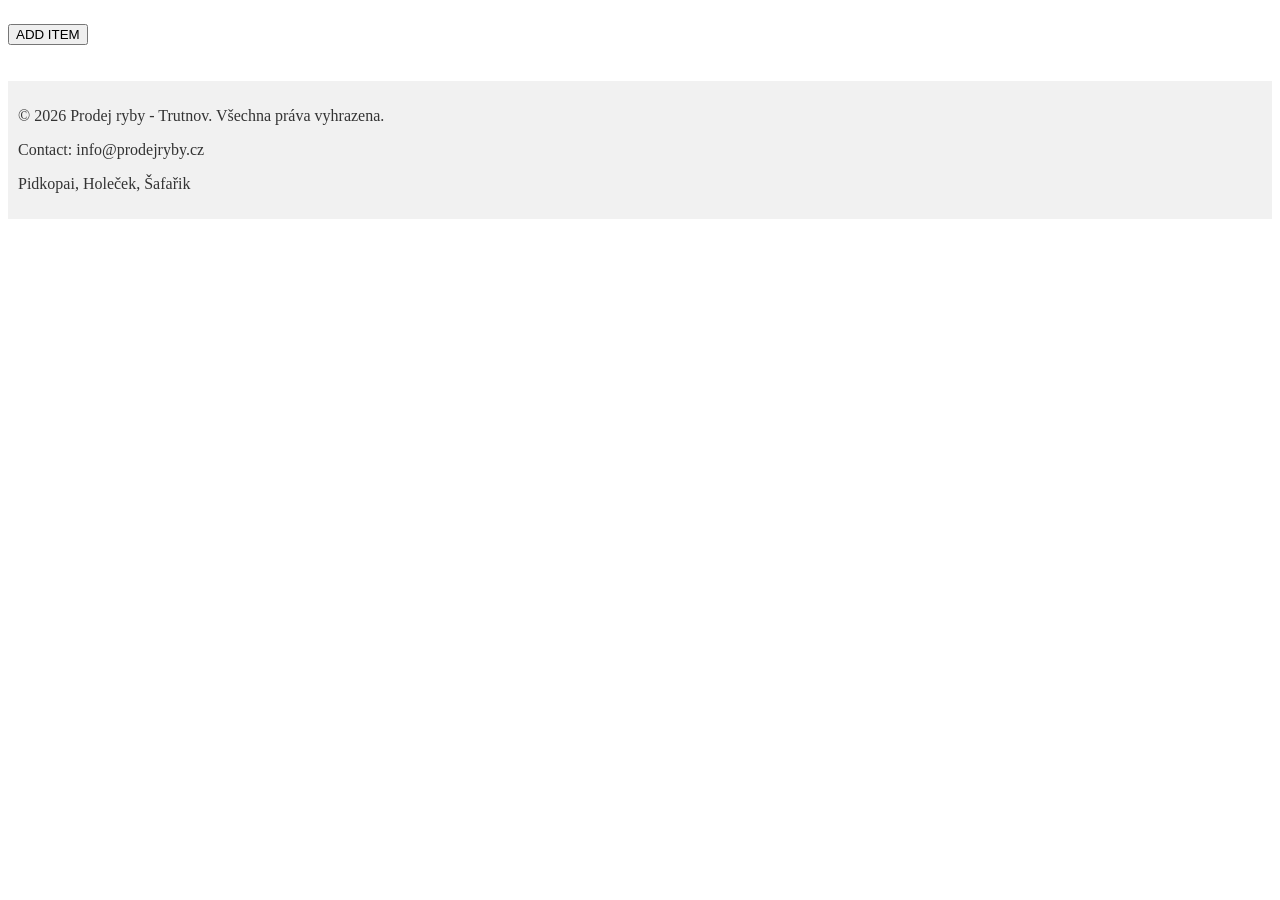
<file: index.html>
<!-- @format -->

<!doctype html>
<html lang="en">
  <head>
    <meta charset="UTF-8" />
    <meta name="viewport" content="width=device-width, initial-scale=1.0" />
    <title>Prodej ryby - Trutnov</title>
    <script src="server.js"></script>
    <script src="script.js" defer></script>
    <link rel="stylesheet" href="style.css" />
  </head>
  <body>
    <section id="addItems">
      <button id="addItem">ADD ITEM</button>
    </section>
    <main id="items"></main>
    <footer>
      <p>&copy; 2026 Prodej ryby - Trutnov. Všechna práva vyhrazena.</p>
      <p>Contact: info@prodejryby.cz</p>
      <p>Pidkopai, Holeček, Šafařik</p>
    </footer>
  </body>
</html>
</file>
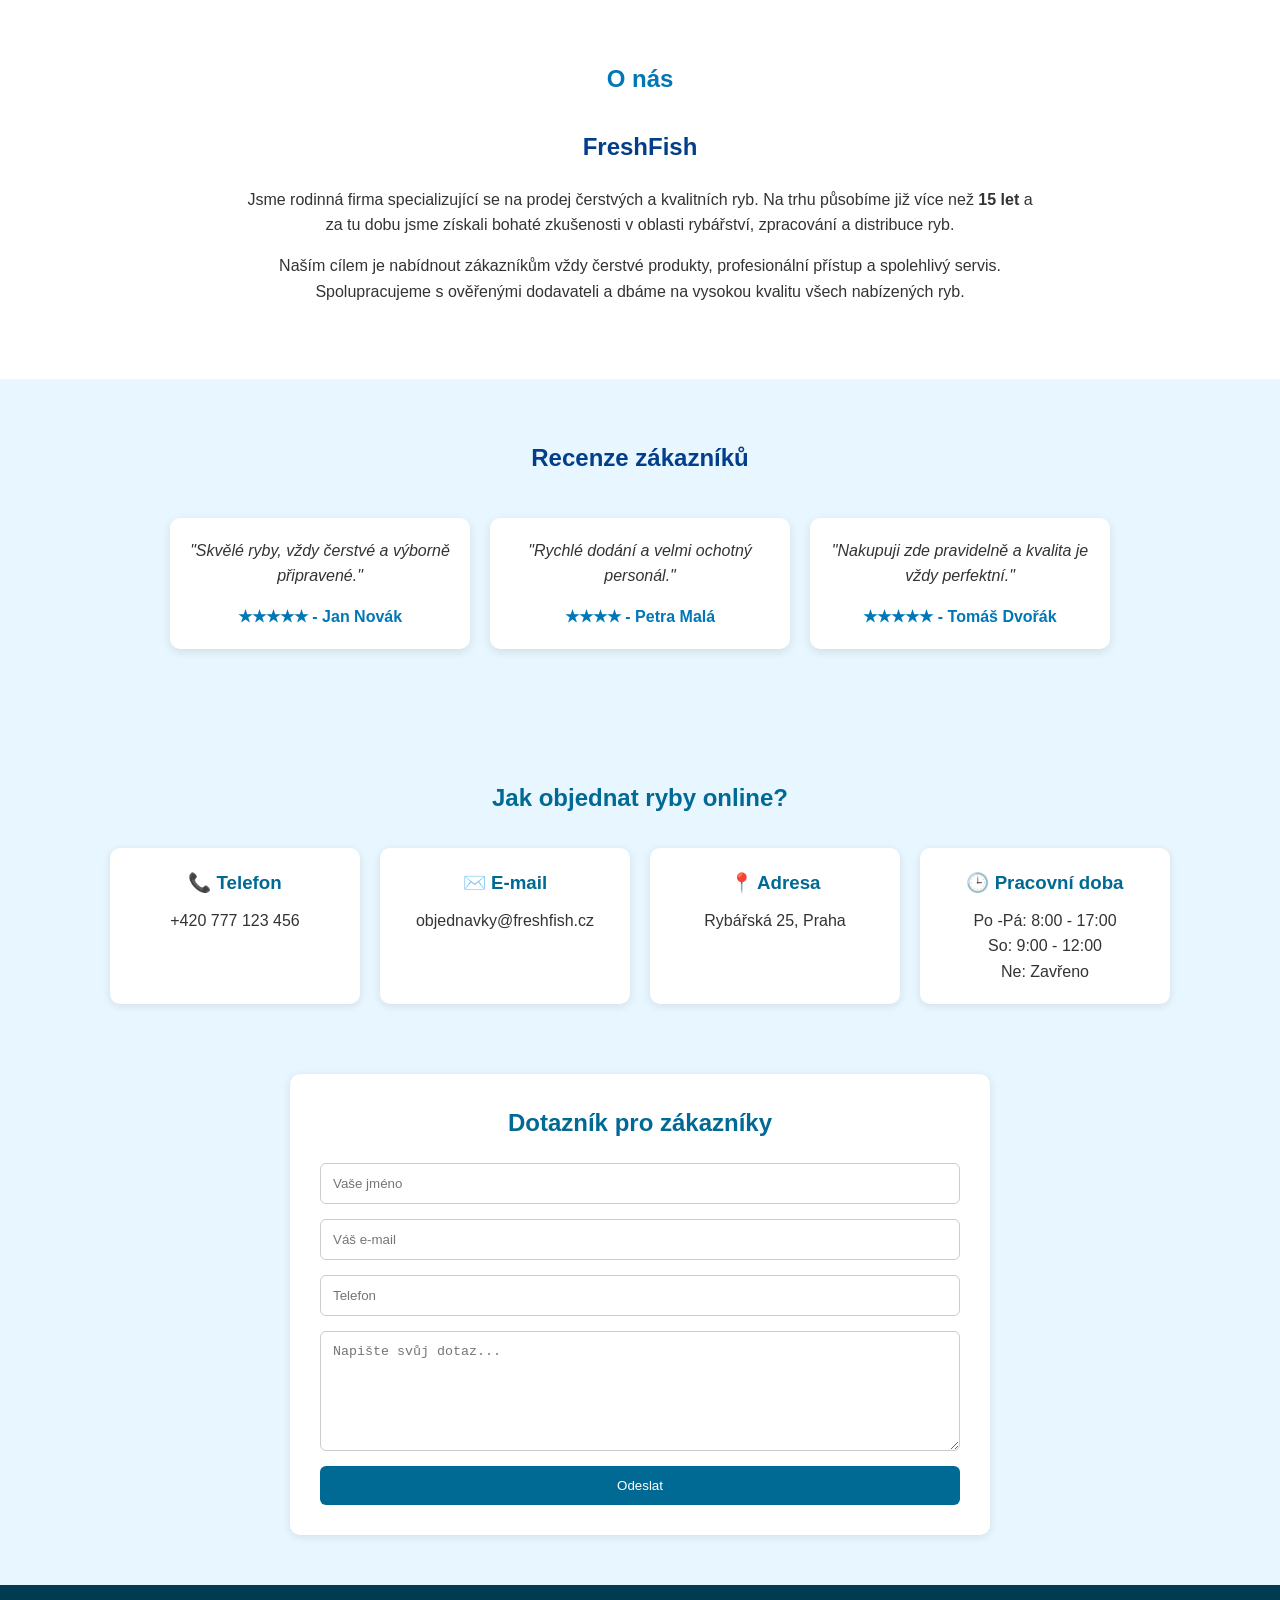
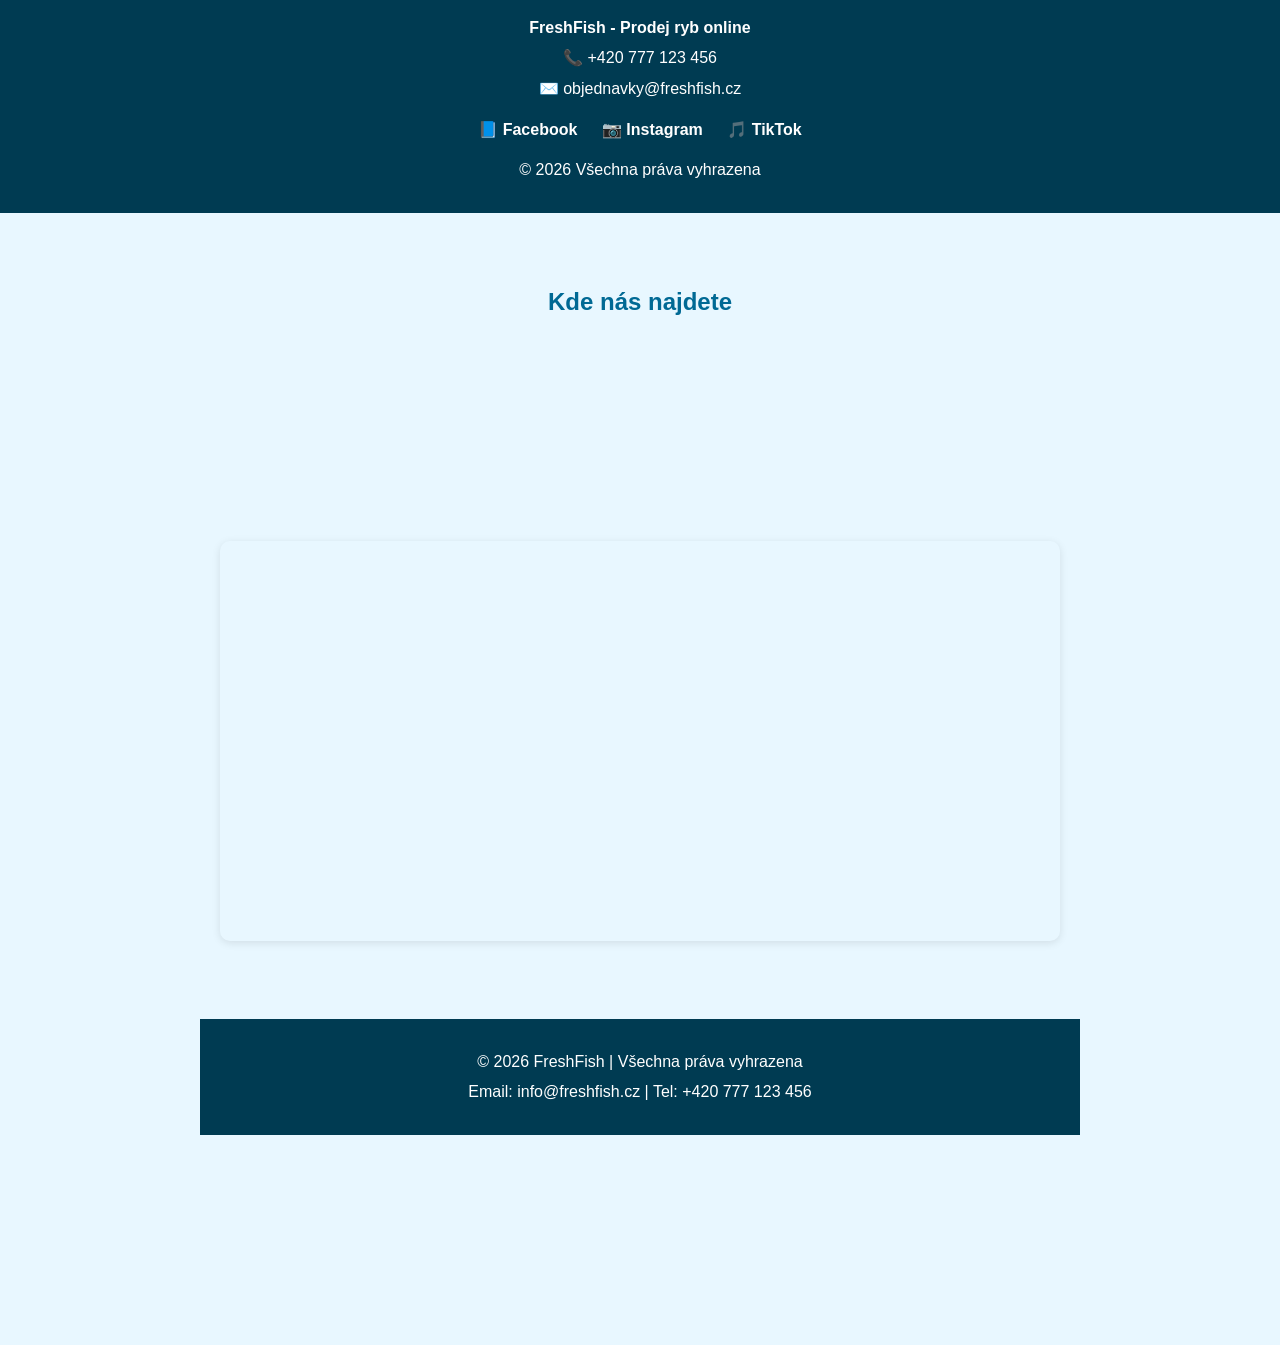
<file: ryby.html>
<!doctype html>
<html lang="cs">
  <head>
    <meta charset="UTF-8" />
    <meta name="viewport" content="width=device-width, initial-scale=1.0" />
    <title>Kontakty</title>
    <link rel="stylesheet" href="ryby.css" />
  </head>
  <body>

    
    <!-- O nás -->
    <section class="about">
        <div class="container">
            <h1>O nás</h1>

            <div class="about-content">
                <h2>FreshFish</h2>
                <p>
                    Jsme rodinná firma specializující se na prodej čerstvých a kvalitních ryb.
                    Na trhu působíme již více než <strong>15 let</strong> a za tu dobu jsme
                    získali bohaté zkušenosti v oblasti rybářství, zpracování a distribuce ryb.
                </p>

                <p>
                    Naším cílem je nabídnout zákazníkům vždy čerstvé produkty,
                    profesionální přístup a spolehlivý servis. Spolupracujeme s ověřenými
                    dodavateli a dbáme na vysokou kvalitu všech nabízených ryb.
                </p>
            </div>
        </div>
    </section>

    <!-- Recenze -->
    <section class="reviews">
        <div class="container">
            <h2>Recenze zákazníků</h2>

            <div class="review-cards">
                <div class="review">
                    <p>"Skvělé ryby, vždy čerstvé a výborně připravené."</p>
                    <h4>★★★★★ - Jan Novák</h4>
                </div>

                <div class="review">
                    <p>"Rychlé dodání a velmi ochotný personál."</p>
                    <h4>★★★★ - Petra Malá</h4>
                </div>

                <div class="review">
                    <p>"Nakupuji zde pravidelně a kvalita je vždy perfektní."</p>
                    <h4>★★★★★ - Tomáš Dvořák</h4>
                </div>
            </div>
        </div>
    </section>


    <section class="contacts">
      <h1>Jak objednat ryby online?</h1>

      <div class="contact-container">
        <div class="contact-box">
          <h3>📞 Telefon</h3>
          <p>+420 777 123 456</p>
        </div>

        <div class="contact-box">
          <h3>✉️ E-mail</h3>
          <p>objednavky@freshfish.cz</p>
        </div>

        <div class="contact-box">
          <h3>📍 Adresa</h3>
          <p>Rybářská 25, Praha</p>
        </div>

        <div class="contact-box">
          <h3>🕒 Pracovní doba</h3>
          <p>
            Po -Pá: 8:00 - 17:00<br />
            So: 9:00 - 12:00<br />
            Ne: Zavřeno
          </p>
        </div>
      </div>
    </section>

    <section class="form-section">
      <h2>Dotazník pro zákazníky</h2>

      <form>
        <input type="text" placeholder="Vaše jméno" required />

        <input type="email" placeholder="Váš e-mail" required />

        <input type="tel" placeholder="Telefon" />

        <textarea placeholder="Napište svůj dotaz..." required></textarea>

        <button type="submit">Odeslat</button>
      </form>
    </section>
    
    <footer>
    <p><strong>FreshFish - Prodej ryb online</strong></p>
    <p>📞 +420 777 123 456</p>
    <p>✉️ objednavky@freshfish.cz</p>

 <div class="socials">
    <a href="#">📘 Facebook</a>
    <a href="#">📷 Instagram</a>
    <a href="#">🎵 TikTok</a>
</div>
    <p>© 2026 Všechna práva vyhrazena</p>
</footer>

      <section class="map-section">
    <h2>Kde nás najdete</h2>

    <section class="map-section">
    
   <section class="map-section">

  <section class="map-section">

    <iframe
        src="https://maps.google.com/maps?q=Trutnov&t=&z=13&ie=UTF8&iwloc=&output=embed"
        width="100%"
        height="400"
        style="border:0;"
        allowfullscreen=""
        loading="lazy">
    </iframe>
</section>
    </footer>

    
    <!-- Footer -->
    <footer>
        <div class="container">
            <p>&copy; 2026 FreshFish | Všechna práva vyhrazena</p>
            <p>Email: info@freshfish.cz | Tel: +420 777 123 456</p>
        </div>
    </footer>


  </body>
</html>
</file>
<file: style.css>
/** @format */

* {
  text-align: left;
}

time {
  color: gray;
}

article {
  border-radius: 1px;
  border-style: groove;
}
input,
textarea {
  display: block;
  justify-content: center;
}

img {
  height: 250px;
}
article {
  position: relative;
  display: inline-block;
}

article img {
  width: 500px;
}

.delete {
  position: absolute;
  top: 0px;
  left: 0px;
  width: 25px;
  height: 25px;
  cursor: pointer;
  background-color: azure;
}

.edit {
  position: absolute;
  top: 0px;
  right: 0px;
  width: 25px;
  height: 25px;
  cursor: pointer;
  background-color: azure;
}

.sale {
  position: absolute;
  bottom: 0px;
  right: 0px;
  width: 25px;
  height: 25px;
  cursor: pointer;
  background-color: azure;
}

h2 {
  text-align: center;
}

.price {
  color: brown;
}

#addItem {
  margin-top: 1rem;
  margin-bottom: 1rem;
}

#addSale {
  margin-top: 1rem;
  margin-bottom: 1rem;
}

.buyButton {
  margin-top: 1rem;
  margin-bottom: 1rem;
  background-color: green;
  color: white;
  border: none;
  padding: 10px 20px;
  cursor: pointer;
  display: block;
  margin-right: auto;
  margin-left: auto;
}

footer {
  text-align: center;
  margin-top: 20px;
  padding: 10px;
  background-color: #f1f1f1;
  color: #333;
}

body {
  margin-top: 8px;
  margin-left: 8px;
  margin-right: 8px;
  margin-bottom: 0px;
}
/* * {
  box-sizing: border-box;
  font-family: Arial, sans-serif;
}

body {
  background-color: #f5f7fa;
  margin: 0;
  padding: 20px;
}


#form {
  background: white;
  padding: 15px;
  border-radius: 10px;
  max-width: 400px;
  margin-bottom: 20px;
  box-shadow: 0 4px 10px rgba(0, 0, 0, 0.1);
}

input,
textarea {
  width: 100%;
  padding: 8px;
  margin-top: 5px;
  margin-bottom: 10px;
  border-radius: 6px;
  border: 1px solid #ccc;
}

button {
  padding: 8px 14px;
  border: none;
  border-radius: 6px;
  cursor: pointer;
  background-color: #007bff;
  color: white;
  transition: 0.2s;
}

button:hover {
  background-color: #0056b3;
}

#addItems {
  margin-bottom: 20px;
}

#addItem {
  background-color: #28a745;
}

#addItem:hover {
  background-color: #1e7e34;
}

#items {
  display: flex;
  flex-wrap: wrap;
  gap: 20px;
}

article {
  background: white;
  border-radius: 12px;
  width: 250px;
  overflow: hidden;
  position: relative;
  box-shadow: 0 6px 15px rgba(0, 0, 0, 0.1);
  transition: transform 0.2s;
}

article:hover {
  transform: translateY(-5px);
}

article img {
  width: 100%;
  height: 200px;
  object-fit: cover;
}

h2 {
  margin: 10px;
  text-align: center;
}

.price {
  color: #e63946;
  font-weight: bold;
}

.delete,
.edit {
  position: absolute;
  top: 10px;
  width: 28px;
  height: 28px;
  padding: 4px;
  background: white;
  border-radius: 50%;
  cursor: pointer;
  transition: 0.2s;
}

.delete {
  left: 10px;
}

.edit {
  right: 10px;
}

.delete:hover {
  background: #ffdddd;
}

.edit:hover {
  background: #ddeaff;
}

body > input {
  display: block;
  margin: 10px 0;
  padding: 8px;
  width: 250px;
} */
</file>
<file: ryby.css>
* {
  margin: 0;
  padding: 0;
  box-sizing: border-box;
}

body {
  font-family: Arial, sans-serif;
  background-color: #f4f9fb;
  color: #333;
  line-height: 1.6;
}

.container {
  width: 90%;
  max-width: 1200px;
  margin: auto;
}

/* O nás */
.about {
  padding: 60px 0;
  background-color: white;
}

.about h1 {
  text-align: center;
  color: #0077b6;
  margin-bottom: 30px;
}

.about-content {
  max-width: 800px;
  margin: auto;
  text-align: center;
}

.about-content h2 {
  margin-bottom: 20px;
  color: #023e8a;
}

.about-content p {
  margin-bottom: 15px;
}

/* Recenze */
.reviews {
  padding: 60px 0;
  background-color: #e8f7ff;
}

.reviews h2 {
  text-align: center;
  margin-bottom: 40px;
  color: #023e8a;
}

.review-cards {
  display: flex;
  justify-content: center;
  gap: 20px;
  flex-wrap: wrap;
}

.review {
  background: white;
  padding: 20px;
  width: 300px;
  border-radius: 10px;
  box-shadow: 0 3px 10px rgba(0, 0, 0, 0.1);
  text-align: center;
}

.review p {
  margin-bottom: 15px;
  font-style: italic;
}

.review h4 {
  color: #0077b6;
}

/* Footer */
footer {
  background-color: #023e8a;
  color: white;
  text-align: center;
  padding: 20px;
}

footer p {
  margin: 5px 0;
}

body {
  font-family: Arial, sans-serif;
  background-color: #e8f7ff;
  color: #333;
}

.contacts {
  max-width: 1200px;
  margin: 50px auto;
  padding: 20px;
}

.contacts h1 {
  text-align: center;
  color: #006994;
  margin-bottom: 30px;
}

.contact-container {
  display: flex;
  flex-wrap: wrap;
  gap: 20px;
  justify-content: center;
}

.contact-box {
  background: white;
  width: 250px;
  padding: 20px;
  border-radius: 10px;
  text-align: center;
  box-shadow: 0 2px 8px rgba(0, 0, 0, 0.1);
}

.contact-box h3 {
  color: #006994;
  margin-bottom: 10px;
}

.form-section {
  max-width: 700px;
  margin: 50px auto;
  background: white;
  padding: 30px;
  border-radius: 10px;
  box-shadow: 0 2px 8px rgba(0, 0, 0, 0.1);
}

.form-section h2 {
  text-align: center;
  color: #006994;
  margin-bottom: 20px;
}

form {
  display: flex;
  flex-direction: column;
}

input,
textarea {
  padding: 12px;
  margin-bottom: 15px;
  border: 1px solid #ccc;
  border-radius: 6px;
}

textarea {
  height: 120px;
  resize: vertical;
}

button {
  background-color: #006994;
  color: white;
  border: none;
  padding: 12px;
  border-radius: 6px;
  cursor: pointer;
}

button:hover {
  background-color: #00557a;
}

footer {
  background-color: #003b52;
  color: white;
  text-align: center;
  padding: 25px;
  margin-top: 40px;
}

footer p {
  margin: 5px 0;
}

.map-section {
  max-width: 1000px;
  margin: 50px auto;
  padding: 20px;
  text-align: center;
}

.map-section h2 {
  margin-bottom: 60px;
  color: #006994;
}

.map-section iframe {
  width: 100%;
  border-radius: 10px;
  box-shadow: 0 2px 8px rgba(0, 0, 0, 0.1);
}

.socials {
  margin: 15px 0;
}

.socials a {
  color: white;
  text-decoration: none;
  margin: 0 10px;
  font-weight: bold;
}

.socials a:hover {
  text-decoration: underline;
}

.faq {
  max-width: 900px;
  margin: 50px auto;
  padding: 25px;
  background: white;
  border-radius: 10px;
  box-shadow: 0 2px 8px rgba(0, 0, 0, 0.1);
}

.faq h2 {
  color: #006994;
  margin-bottom: 20px;
  text-align: center;
}

.faq h3 {
  margin-top: 15px;
  color: #333;
}

.faq p {
  margin-top: 5px;
  line-height: 1.5;
}
</file>
